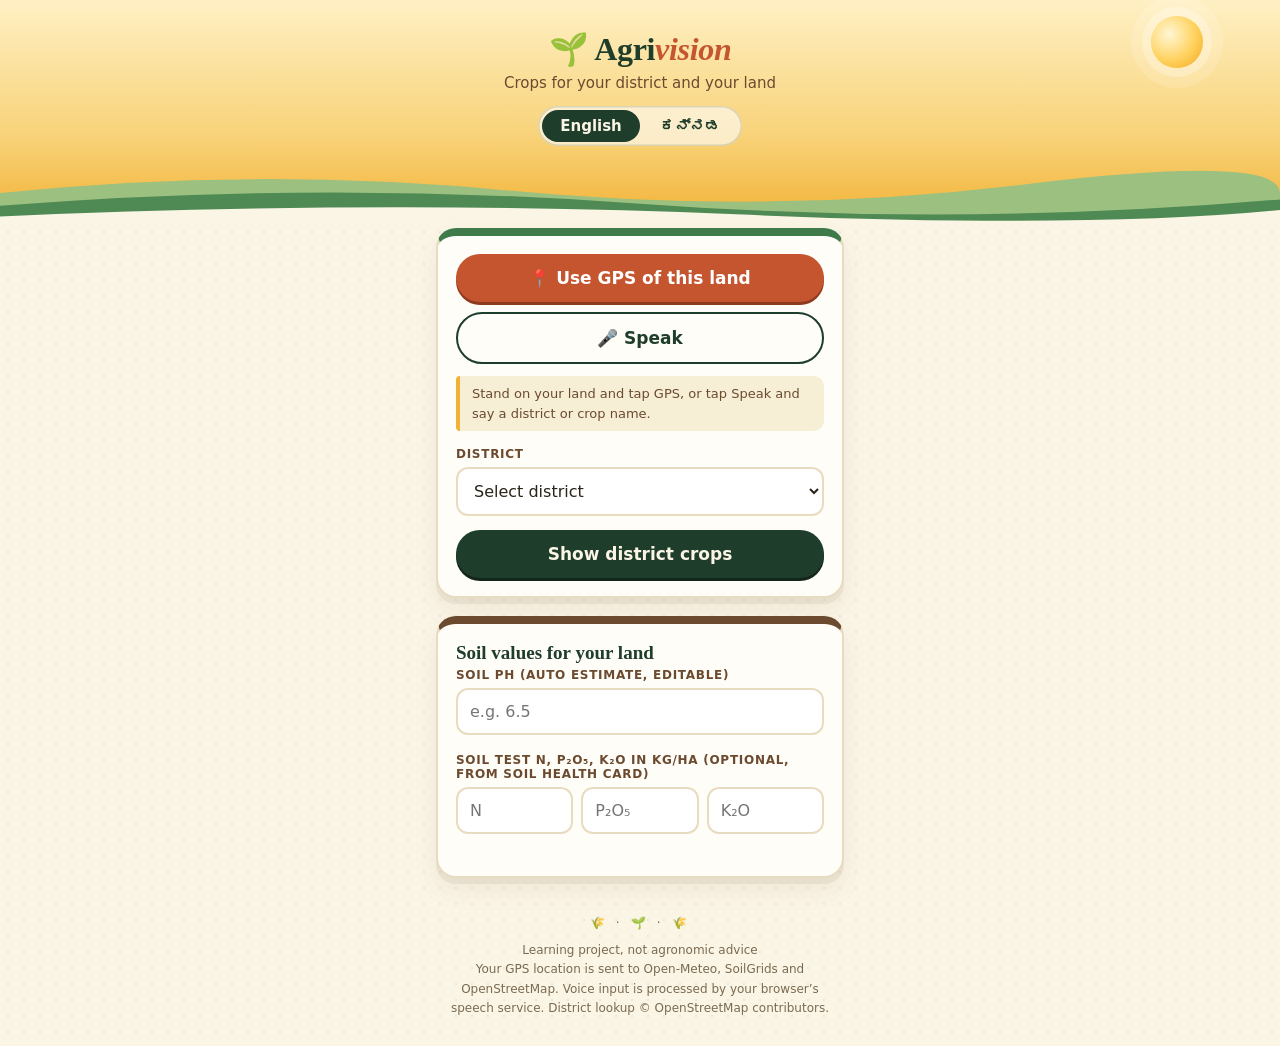
<file: index.html>
<!DOCTYPE html>
<html lang="en"><head><meta charset="utf-8">
<meta name="viewport" content="width=device-width,initial-scale=1">
<title>Agrivision</title>
<style>
:root{--forest:#1f3d2b;--leaf:#3f7a4a;--sun:#f2b134;--clay:#c4552f;--cream:#fbf5e6;--paper:#fffdf7;--ink:#2a2418;--soil:#6b4a2f;--line:#e8dcc0}
*{box-sizing:border-box}
body{margin:0;font-family:system-ui,-apple-system,'Segoe UI','Noto Sans Kannada',Roboto,sans-serif;background-color:var(--cream);background-image:radial-gradient(rgba(107,74,47,.09) 1px,transparent 1.3px);background-size:16px 16px;color:var(--ink)}
header{position:relative;overflow:hidden;text-align:center;padding:30px 16px 78px;background:linear-gradient(180deg,#fff0c4 0%,#f8d37a 60%,#f2b134 100%)}
header::before{content:"";position:absolute;top:16px;right:6%;width:52px;height:52px;border-radius:50%;background:radial-gradient(circle at 35% 35%,#fff6d6,#ffd25e 55%,#f2a51a);box-shadow:0 0 0 9px rgba(255,255,255,.25),0 0 0 20px rgba(255,255,255,.14);animation:glow 4s ease-in-out infinite}
header h1,header p,.lang{position:relative}
header h1{margin:0;font-family:Georgia,'Noto Serif Kannada',serif;font-size:32px;letter-spacing:-.01em;color:var(--forest)}
header h1 span{color:var(--clay);font-style:italic}
header p{margin:6px 0 14px;color:var(--soil);font-size:15px}
.lang{display:inline-flex;gap:2px;padding:4px;background:rgba(255,255,255,.6);border-radius:999px;box-shadow:inset 0 0 0 1.5px rgba(31,61,43,.15)}
.lang button{width:auto;padding:7px 18px;font-size:15px;background:transparent;color:var(--forest);border-radius:999px;box-shadow:none;font-weight:600}
.lang button:active{transform:none}
.lang button.on{background:var(--forest);color:var(--cream)}
.hills{position:absolute;left:0;bottom:-1px;width:100%;height:64px;display:block}
main{max-width:440px;margin:-14px auto 30px;padding:0 16px;position:relative}
.card{position:relative;background:var(--paper);border:2px solid var(--line);border-top:8px solid var(--leaf);border-radius:20px;padding:18px;margin-top:18px;box-shadow:0 6px 0 rgba(107,74,47,.08),0 12px 24px rgba(107,74,47,.08);animation:rise .45s ease both}
main .card:nth-child(2){border-top-color:var(--soil)}
#out{border-top-color:var(--sun)}
#land{border-top:0;padding-top:32px}
#land::before{content:"";position:absolute;left:-2px;right:-2px;top:-2px;height:14px;border-radius:20px 20px 0 0;background:linear-gradient(90deg,#5a3d26 0 25%,#7d5738 25% 50%,#a07448 50% 75%,#c9a06a 75%)}
label{display:block;font-size:12px;font-weight:700;letter-spacing:.06em;text-transform:uppercase;color:var(--soil);margin-top:4px}
#soilTitle{font-family:Georgia,'Noto Serif Kannada',serif;font-size:19px;color:var(--forest)}
select,input{width:100%;padding:12px;margin:6px 0 14px;border:2px solid var(--line);border-radius:12px;font-size:16px;font-family:inherit;background:#fff;color:var(--ink)}
select:focus,input:focus{outline:0;border-color:var(--leaf);box-shadow:0 0 0 4px rgba(63,122,74,.18)}
button{width:100%;padding:14px;background:var(--forest);color:var(--cream);border:0;border-radius:999px;font-size:17px;font-weight:600;font-family:inherit;box-shadow:0 3px 0 #12261a;transition:transform .08s,box-shadow .08s}
button:active{transform:translateY(2px);box-shadow:0 1px 0 #12261a}
button.loc{background:var(--paper);color:var(--forest);border:2px solid var(--forest);box-shadow:none;margin-bottom:10px}
#locBtn{background:var(--clay);color:#fff;border:0;box-shadow:0 3px 0 #8e3a1d;animation:ring 2.6s infinite}
button.sm{width:auto;padding:6px 16px;font-size:14px;margin-top:8px;background:var(--paper);color:var(--forest);border:2px solid var(--forest);box-shadow:none}
.row{display:flex;gap:8px;margin-bottom:10px}
.row button{flex:1;padding:9px;font-size:15px;box-shadow:none;background:var(--paper);color:var(--forest);border:2px solid var(--forest)}
.row input{flex:1;min-width:0}
#msg{font-size:13px;line-height:1.5;color:var(--soil);background:#f6efd6;border-left:4px solid var(--sun);border-radius:4px 10px 10px 4px;padding:8px 12px;margin:2px 0 16px}
#msg:empty{display:none}
.alt{margin-top:10px;color:var(--ink);line-height:1.6}
.alt small,.info small{color:#7a6a50;line-height:1.5}
details{border:1.5px dashed #cdbd95;border-radius:14px;padding:0 14px;margin:10px 0;background:#fffaf0;transition:background .2s}
details[open]{border-style:solid;border-color:var(--leaf);background:#f4f9ee}
summary{list-style:none;cursor:pointer;display:flex;align-items:center;gap:6px;padding:13px 0;font-family:Georgia,'Noto Serif Kannada',serif;font-size:17px;font-weight:700;color:var(--forest)}
summary::-webkit-details-marker{display:none}
summary::after{content:"›";margin-left:auto;font-size:24px;line-height:1;color:var(--clay);transition:transform .2s}
details[open] summary::after{transform:rotate(90deg)}
.info{font-size:14px;line-height:1.9;color:#3a3220;padding:0 0 12px 2px}
.info b{color:var(--leaf)}
footer{text-align:center;font-size:12px;line-height:1.6;color:#7a6a50;padding:6px 20px 28px;max-width:440px;margin:0 auto}
footer::before{content:"🌾 · 🌱 · 🌾";display:block;letter-spacing:.3em;margin-bottom:8px}
@keyframes rise{from{opacity:0;transform:translateY(10px)}to{opacity:1;transform:none}}
@keyframes ring{0%{box-shadow:0 3px 0 #8e3a1d,0 0 0 0 rgba(196,85,47,.5)}70%{box-shadow:0 3px 0 #8e3a1d,0 0 0 14px rgba(196,85,47,0)}100%{box-shadow:0 3px 0 #8e3a1d,0 0 0 0 rgba(196,85,47,0)}}
@keyframes glow{50%{transform:scale(1.07)}}
@media (prefers-reduced-motion:reduce){*{animation:none!important;transition:none!important}}
</style></head><body>
<header>
<h1>🌱 Agri<span>vision</span></h1>
<p id="sub"></p>
<div class="lang">
<button id="b-en" onclick="setLang('en')">English</button>
<button id="b-kn" onclick="setLang('kn')">ಕನ್ನಡ</button>
</div>
<svg class="hills" viewBox="0 0 400 60" preserveAspectRatio="none" aria-hidden="true">
<path d="M0 30 Q80 5 160 28 T320 22 T400 30 V60 H0Z" fill="#9bc07f"/>
<path d="M0 42 Q100 18 200 40 T400 36 V60 H0Z" fill="#4f8a55"/>
<path d="M0 52 Q120 36 230 50 T400 46 V60 H0Z" fill="#fbf5e6"/>
</svg>
</header>
<main>
<div class="card">
<button class="loc" id="locBtn" onclick="loc()"></button>
<button class="loc" id="micBtn" onclick="listen()"></button>
<div id="msg"></div>
<label id="distLabel"></label>
<select id="district" onchange="show()"></select>
<button id="showBtn" onclick="show()"></button>
</div>
<div class="card">
<b id="soilTitle"></b><br>
<label id="phLabel"></label>
<input id="ph" type="number" step="0.1" placeholder="e.g. 6.5" oninput="renderLand()">
<label id="npkLabel"></label>
<div class="row">
<input id="N" type="number" placeholder="N" oninput="renderLand()">
<input id="P" type="number" placeholder="P₂O₅" oninput="renderLand()">
<input id="K" type="number" placeholder="K₂O" oninput="renderLand()">
</div>
</div>
<div class="card" id="land" style="display:none"></div>
<div class="card" id="out" style="display:none"></div>
</main>
<footer id="foot"></footer>
<script>
const $=id=>document.getElementById(id);
const E={rice:'🌾',maize:'🌽',chickpea:'🫛','pigeon pea':'🫛','green gram':'🫛',pomegranate:'🍎',banana:'🍌',mango:'🥭',grapes:'🍇',orange:'🍊',coconut:'🥥',cotton:'☁️',coffee:'☕'};

// Page text in both languages
const T={
en:{
sub:'Crops for your district and your land',
locBtn:'📍 Use GPS of this land',
micBtn:'🎤 Speak',
distLabel:'District',
pick:'Select district',
showBtn:'Show district crops',
foot:'Learning project, not agronomic advice<br>Your GPS location is sent to Open-Meteo, SoilGrids and OpenStreetMap. Voice input is processed by your browser’s speech service. District lookup © OpenStreetMap contributors.',
intro:'Stand on your land and tap GPS, or tap Speak and say a district or crop name.',
noGeo:'Location is not supported on this device.',
gathering:'Getting weather, soil and district for this spot…',
gpsDone:'Land report is ready. Please check the district and pH.',
weatherFail:'Could not get weather. Check your internet and try again.',
soilFail:'Weather is ready, but soil data was not available here. Please type the pH yourself.',
notKa:'You do not seem to be in Karnataka. Please choose a district.',
noMatch:'Could not match your district. Please choose it.',
found:'Found: ',
check:'. Please check it.',
fail:'Could not find your district. Please choose it.',
blocked:'Location blocked or unavailable. Allow location access and try again.',
choose:'Please select a district.',
title:a=>'Crops grown in '+a+' district',
checked:'Checked against online sources; list order is not an official ranking.',
unver:'Unverified starter list.',
tap:'Tap a crop to see what it needs.',
season:'Season',
temp:'Temperature',
hum:'Humidity',
rain:'Yearly rainfall',
npk:'Fertilizer N : P : K',
varies:'Varies',
noInfo:'Other values vary by crop, no single value.',
infoNote:'Approximate typical values and seasons, not verified for each district. Sowing time changes with irrigation and local weather. NPK is a usual fertilizer dose, not a soil level. Do a soil test before applying fertilizer.',
listenBtn:'🔊 Read aloud',
stopBtn:'⏹ Stop',
listening:'Listening… say a district or crop name.',
heard:'Heard: ',
noMatchVoice:'Sorry, I did not catch a district or crop name. Try saying “Hassan” or “rice”.',
noSpeech:'Voice input is not supported in this browser. Try Chrome.',
noTts:'Reading aloud is not supported on this device.',
micDenied:'Microphone blocked. Allow microphone access and try again.',
noVoiceHint:'',
soilTitle:'Soil values for your land',
phLabel:'Soil pH (auto estimate, editable)',
npkLabel:'Soil test N, P₂O₅, K₂O in kg/ha (optional, from Soil Health Card)',
landTitle:'Your land report',
landPlace:'Place',
acc:a=>'GPS accuracy about '+a+' m',
accWeak:'Accuracy is low. Stand in the open and tap GPS again.',
nowLbl:'Now',
tAvgLbl:'Average temperature (last 12 months)',
hAvgLbl:'Average humidity (last 12 months)',
rainLbl:'Rainfall (last 12 months)',
phLbl:'Soil pH',
nTotLbl:'Total nitrogen (satellite estimate)',
nTotNote:'This is total nitrogen, not the available nitrogen in a soil test.',
nN:'Nitrogen (N)',
nP:'Phosphorus (P₂O₅)',
nK:'Potassium (K₂O)',
low:'Low',
med:'Medium',
high:'High',
npkNote:'Satellites cannot give available N, P and K for one field. Only a soil test can. Levels use common Indian soil test ratings. Ask the agriculture department for a Soil Health Card.',
npkEnter:'Type N, P₂O₅ and K₂O from a soil test to see their levels.',
recTitle:'Crops that suit this land',
recNote:'Compared with approximate crop needs. Irrigation can make up for low rainfall. Not verified for each district. Please confirm with the agriculture department.',
grownHere:'grown in this district',
within:'within',
below:'below',
above:'above'
},
kn:{
sub:'ನಿಮ್ಮ ಜಿಲ್ಲೆ ಮತ್ತು ಜಮೀನಿಗೆ ಬೆಳೆಗಳು',
locBtn:'📍 ಈ ಜಮೀನಿನ GPS ಬಳಸಿ',
micBtn:'🎤 ಮಾತನಾಡಿ',
distLabel:'ಜಿಲ್ಲೆ',
pick:'ಜಿಲ್ಲೆ ಆಯ್ಕೆಮಾಡಿ',
showBtn:'ಜಿಲ್ಲೆಯ ಬೆಳೆಗಳನ್ನು ತೋರಿಸಿ',
foot:'ಇದು ಕಲಿಕೆಯ ಯೋಜನೆ, ಕೃಷಿ ಸಲಹೆಯಲ್ಲ<br>ನಿಮ್ಮ GPS ಸ್ಥಳವನ್ನು Open-Meteo, SoilGrids ಮತ್ತು OpenStreetMap ಗೆ ಕಳುಹಿಸಲಾಗುತ್ತದೆ. ಧ್ವನಿ ಇನ್‌ಪುಟ್ ಅನ್ನು ನಿಮ್ಮ ಬ್ರೌಸರ್‌ನ ಸ್ಪೀಚ್ ಸೇವೆ ಸಂಸ್ಕರಿಸುತ್ತದೆ. ಜಿಲ್ಲೆ ಹುಡುಕಾಟ © OpenStreetMap ಕೊಡುಗೆದಾರರು.',
intro:'ಜಮೀನಿನಲ್ಲಿ ನಿಂತು GPS ಒತ್ತಿ, ಅಥವಾ “ಮಾತನಾಡಿ” ಒತ್ತಿ ಜಿಲ್ಲೆ ಅಥವಾ ಬೆಳೆಯ ಹೆಸರು ಹೇಳಿ.',
noGeo:'ಈ ಸಾಧನದಲ್ಲಿ ಸ್ಥಳ ಸೌಲಭ್ಯ ಲಭ್ಯವಿಲ್ಲ.',
gathering:'ಈ ಸ್ಥಳದ ಹವಾಮಾನ, ಮಣ್ಣು ಮತ್ತು ಜಿಲ್ಲೆಯನ್ನು ಹುಡುಕಲಾಗುತ್ತಿದೆ…',
gpsDone:'ಜಮೀನಿನ ವರದಿ ಸಿದ್ಧವಾಗಿದೆ. ಜಿಲ್ಲೆ ಮತ್ತು pH ಪರಿಶೀಲಿಸಿ.',
weatherFail:'ಹವಾಮಾನ ಸಿಗಲಿಲ್ಲ. ಇಂಟರ್ನೆಟ್ ಪರಿಶೀಲಿಸಿ ಮತ್ತೆ ಪ್ರಯತ್ನಿಸಿ.',
soilFail:'ಹವಾಮಾನ ಸಿಕ್ಕಿದೆ, ಆದರೆ ಇಲ್ಲಿನ ಮಣ್ಣಿನ ಮಾಹಿತಿ ಸಿಗಲಿಲ್ಲ. pH ಅನ್ನು ನೀವೇ ಬರೆಯಿರಿ.',
notKa:'ನೀವು ಕರ್ನಾಟಕದಲ್ಲಿ ಇದ್ದಂತೆ ಕಾಣುತ್ತಿಲ್ಲ. ದಯವಿಟ್ಟು ಜಿಲ್ಲೆಯನ್ನು ಆರಿಸಿ.',
noMatch:'ನಿಮ್ಮ ಜಿಲ್ಲೆಯನ್ನು ಹೊಂದಿಸಲು ಆಗಲಿಲ್ಲ. ದಯವಿಟ್ಟು ಆರಿಸಿ.',
found:'ಸಿಕ್ಕಿದ ಜಿಲ್ಲೆ: ',
check:'. ದಯವಿಟ್ಟು ಪರಿಶೀಲಿಸಿ.',
fail:'ನಿಮ್ಮ ಜಿಲ್ಲೆಯನ್ನು ಹುಡುಕಲು ಆಗಲಿಲ್ಲ. ದಯವಿಟ್ಟು ಆರಿಸಿ.',
blocked:'ಸ್ಥಳಕ್ಕೆ ಅನುಮತಿ ಇಲ್ಲ ಅಥವಾ ಲಭ್ಯವಿಲ್ಲ. ಅನುಮತಿ ನೀಡಿ ಮತ್ತೆ ಪ್ರಯತ್ನಿಸಿ.',
choose:'ದಯವಿಟ್ಟು ಜಿಲ್ಲೆಯನ್ನು ಆರಿಸಿ.',
title:a=>a+' ಜಿಲ್ಲೆಯಲ್ಲಿ ಬೆಳೆಯುವ ಬೆಳೆಗಳು',
checked:'ಆನ್‌ಲೈನ್ ಮೂಲಗಳಿಂದ ಪರಿಶೀಲಿಸಲಾಗಿದೆ; ಪಟ್ಟಿಯ ಕ್ರಮ ಅಧಿಕೃತ ಶ್ರೇಣಿಯಲ್ಲ.',
unver:'ಪರಿಶೀಲಿಸದ ಆರಂಭಿಕ ಪಟ್ಟಿ.',
tap:'ಬೆಳೆಯ ಅಗತ್ಯಗಳನ್ನು ನೋಡಲು ಅದರ ಮೇಲೆ ಒತ್ತಿ.',
season:'ಋತು',
temp:'ತಾಪಮಾನ',
hum:'ಆರ್ದ್ರತೆ',
rain:'ವಾರ್ಷಿಕ ಮಳೆ',
npk:'ರಸಗೊಬ್ಬರ N : P : K',
varies:'ಬದಲಾಗುತ್ತದೆ',
noInfo:'ಉಳಿದ ಮೌಲ್ಯಗಳು ಬೆಳೆಗೆ ಅನುಗುಣವಾಗಿ ಬದಲಾಗುತ್ತವೆ, ಒಂದೇ ಮೌಲ್ಯ ಇಲ್ಲ.',
infoNote:'ಇವು ಅಂದಾಜು ಸಾಮಾನ್ಯ ಮೌಲ್ಯಗಳು ಮತ್ತು ಋತುಗಳು, ಜಿಲ್ಲೆವಾರು ಪರಿಶೀಲಿಸಿಲ್ಲ. ಬಿತ್ತನೆ ಸಮಯ ನೀರಾವರಿ ಮತ್ತು ಸ್ಥಳೀಯ ಹವಾಮಾನದ ಮೇಲೆ ಬದಲಾಗುತ್ತದೆ. NPK ಎಂದರೆ ಸಾಮಾನ್ಯ ಗೊಬ್ಬರದ ಪ್ರಮಾಣ, ಮಣ್ಣಿನ ಮಟ್ಟ ಅಲ್ಲ. ಗೊಬ್ಬರ ಹಾಕುವ ಮುನ್ನ ಮಣ್ಣಿನ ಪರೀಕ್ಷೆ ಮಾಡಿಸಿ.',
listenBtn:'🔊 ಓದಿ ಹೇಳಿ',
stopBtn:'⏹ ನಿಲ್ಲಿಸಿ',
listening:'ಕೇಳುತ್ತಿದೆ… ಜಿಲ್ಲೆ ಅಥವಾ ಬೆಳೆಯ ಹೆಸರು ಹೇಳಿ.',
heard:'ಕೇಳಿಸಿದ್ದು: ',
noMatchVoice:'ಕ್ಷಮಿಸಿ, ಜಿಲ್ಲೆ ಅಥವಾ ಬೆಳೆಯ ಹೆಸರು ಅರ್ಥವಾಗಲಿಲ್ಲ. “ಹಾಸನ” ಅಥವಾ “ಭತ್ತ” ಎಂದು ಹೇಳಿ ನೋಡಿ.',
noSpeech:'ಈ ಬ್ರೌಸರ್‌ನಲ್ಲಿ ಧ್ವನಿ ಇನ್‌ಪುಟ್ ಬೆಂಬಲಿಸುವುದಿಲ್ಲ. Chrome ಬಳಸಿ.',
noTts:'ಈ ಸಾಧನದಲ್ಲಿ ಧ್ವನಿಯಲ್ಲಿ ಓದುವ ಸೌಲಭ್ಯ ಇಲ್ಲ.',
micDenied:'ಮೈಕ್ರೋಫೋನ್ ಅನುಮತಿ ಇಲ್ಲ. ಅನುಮತಿ ನೀಡಿ ಮತ್ತೆ ಪ್ರಯತ್ನಿಸಿ.',
noVoiceHint:'ಧ್ವನಿ ಕೇಳಿಸದಿದ್ದರೆ, ಫೋನ್ ಸೆಟ್ಟಿಂಗ್ಸ್‌ನ ಟೆಕ್ಸ್ಟ್-ಟು-ಸ್ಪೀಚ್‌ನಲ್ಲಿ ಕನ್ನಡ ಧ್ವನಿ ಇನ್‌ಸ್ಟಾಲ್ ಮಾಡಿ.',
soilTitle:'ನಿಮ್ಮ ಜಮೀನಿನ ಮಣ್ಣಿನ ಮೌಲ್ಯಗಳು',
phLabel:'ಮಣ್ಣಿನ pH (ಸ್ವಯಂ ಅಂದಾಜು, ಬದಲಾಯಿಸಬಹುದು)',
npkLabel:'ಮಣ್ಣಿನ ಪರೀಕ್ಷೆಯ N, P₂O₅, K₂O ಕೆಜಿ/ಹೆಕ್ಟೇರ್ (ಐಚ್ಛಿಕ, ಮಣ್ಣು ಆರೋಗ್ಯ ಕಾರ್ಡ್‌ನಿಂದ)',
landTitle:'ನಿಮ್ಮ ಜಮೀನಿನ ವರದಿ',
landPlace:'ಸ್ಥಳ',
acc:a=>'GPS ನಿಖರತೆ ಸುಮಾರು '+a+' ಮೀ',
accWeak:'ನಿಖರತೆ ಕಡಿಮೆ ಇದೆ. ತೆರೆದ ಜಾಗದಲ್ಲಿ ನಿಂತು ಮತ್ತೆ GPS ಒತ್ತಿ.',
nowLbl:'ಈಗ',
tAvgLbl:'ಸರಾಸರಿ ತಾಪಮಾನ (ಕಳೆದ 12 ತಿಂಗಳು)',
hAvgLbl:'ಸರಾಸರಿ ಆರ್ದ್ರತೆ (ಕಳೆದ 12 ತಿಂಗಳು)',
rainLbl:'ಮಳೆ (ಕಳೆದ 12 ತಿಂಗಳು)',
phLbl:'ಮಣ್ಣಿನ pH',
nTotLbl:'ಒಟ್ಟು ಸಾರಜನಕ (ಉಪಗ್ರಹ ಅಂದಾಜು)',
nTotNote:'ಇದು ಒಟ್ಟು ಸಾರಜನಕ, ಮಣ್ಣಿನ ಪರೀಕ್ಷೆಯ ಲಭ್ಯ ಸಾರಜನಕ ಅಲ್ಲ.',
nN:'ಸಾರಜನಕ (N)',
nP:'ರಂಜಕ (P₂O₅)',
nK:'ಪೊಟ್ಯಾಶ್ (K₂O)',
low:'ಕಡಿಮೆ',
med:'ಮಧ್ಯಮ',
high:'ಹೆಚ್ಚು',
npkNote:'ಉಪಗ್ರಹದಿಂದ ಒಂದು ಹೊಲದ ಲಭ್ಯ N, P, K ತಿಳಿಯಲು ಆಗುವುದಿಲ್ಲ. ಮಣ್ಣಿನ ಪರೀಕ್ಷೆಯಿಂದ ಮಾತ್ರ ಸಾಧ್ಯ. ಮಟ್ಟಗಳು ಭಾರತದಲ್ಲಿ ಸಾಮಾನ್ಯವಾಗಿ ಬಳಸುವ ಮಣ್ಣು ಪರೀಕ್ಷೆ ಶ್ರೇಣಿಗಳ ಆಧಾರದ ಮೇಲೆ ಇವೆ. ಕೃಷಿ ಇಲಾಖೆಯಿಂದ ಮಣ್ಣು ಆರೋಗ್ಯ ಕಾರ್ಡ್ ಪಡೆಯಿರಿ.',
npkEnter:'ಮಟ್ಟ ನೋಡಲು ಮಣ್ಣಿನ ಪರೀಕ್ಷೆಯ N, P₂O₅, K₂O ಬರೆಯಿರಿ.',
recTitle:'ಈ ಜಮೀನಿಗೆ ಸೂಕ್ತ ಬೆಳೆಗಳು',
recNote:'ಅಂದಾಜು ಬೆಳೆ ಅಗತ್ಯಗಳೊಂದಿಗೆ ಹೋಲಿಸಲಾಗಿದೆ. ನೀರಾವರಿಯಿಂದ ಕಡಿಮೆ ಮಳೆಯನ್ನು ಸರಿದೂಗಿಸಬಹುದು. ಜಿಲ್ಲೆವಾರು ಪರಿಶೀಲಿಸಿಲ್ಲ. ಕೃಷಿ ಇಲಾಖೆಯಲ್ಲಿ ಖಚಿತಪಡಿಸಿಕೊಳ್ಳಿ.',
grownHere:'ಈ ಜಿಲ್ಲೆಯಲ್ಲಿ ಬೆಳೆಯುತ್ತಾರೆ',
within:'ಒಳಗೆ',
below:'ಕಡಿಮೆ',
above:'ಹೆಚ್ಚು'
}};

// Words used only when reading aloud
const SP={
en:{
temp:(a,b)=>a+' to '+b+' degrees Celsius',
hum:(a,b)=>a+' to '+b+' percent',
rain:(a,b)=>a+' to '+b+' millimetres',
ph:(a,b)=>a+' to '+b,
phWord:'pH',fert:'Fertilizer',n:'nitrogen',p:'phosphorus',k:'potassium',
units:{kgha:'kilograms per hectare',kgpalm:'kilograms per palm per year',gpalm:'grams per palm per year',gtree:'grams per tree per year',gvine:'grams per vine per year',gplant:'grams per plant'}
},
kn:{
temp:(a,b)=>a+' ರಿಂದ '+b+' ಡಿಗ್ರಿ ಸೆಲ್ಸಿಯಸ್',
hum:(a,b)=>'ಶೇಕಡಾ '+a+' ರಿಂದ '+b,
rain:(a,b)=>a+' ರಿಂದ '+b+' ಮಿಲಿಮೀಟರ್',
ph:(a,b)=>a+' ರಿಂದ '+b,
phWord:'ಪಿಎಚ್',fert:'ರಸಗೊಬ್ಬರ',n:'ಸಾರಜನಕ',p:'ರಂಜಕ',k:'ಪೊಟ್ಯಾಶ್',
units:{kgha:'ಕಿಲೋಗ್ರಾಂ ಪ್ರತಿ ಹೆಕ್ಟೇರ್',kgpalm:'ಕಿಲೋಗ್ರಾಂ ಪ್ರತಿ ಮರಕ್ಕೆ ವರ್ಷಕ್ಕೆ',gpalm:'ಗ್ರಾಂ ಪ್ರತಿ ಮರಕ್ಕೆ ವರ್ಷಕ್ಕೆ',gtree:'ಗ್ರಾಂ ಪ್ರತಿ ಮರಕ್ಕೆ ವರ್ಷಕ್ಕೆ',gvine:'ಗ್ರಾಂ ಪ್ರತಿ ಬಳ್ಳಿಗೆ ವರ್ಷಕ್ಕೆ',gplant:'ಗ್ರಾಂ ಪ್ರತಿ ಗಿಡಕ್ಕೆ'}
}};

// Seasons: K = Kharif, R = Rabi, S = Summer, Y = year-round / perennial
const SEASON_NAMES={
en:{K:'Kharif (Jun–Oct)',R:'Rabi (Oct–Feb)',S:'Summer (Mar–Jun)',Y:'Year-round / perennial'},
kn:{K:'ಮುಂಗಾರು (ಜೂನ್–ಅಕ್ಟೋಬರ್)',R:'ಹಿಂಗಾರು (ಅಕ್ಟೋಬರ್–ಫೆಬ್ರವರಿ)',S:'ಬೇಸಿಗೆ (ಮಾರ್ಚ್–ಜೂನ್)',Y:'ವರ್ಷಪೂರ್ತಿ / ಬಹುವಾರ್ಷಿಕ'}
};
// Approximate, not verified for each district
const SEASONS={
'jowar':'KR','maize':'KRS','wheat':'R','sugarcane':'Y','pigeon pea':'K','chickpea':'R',
'rice':'KRS','cotton':'K','chilli':'KR','soybean':'K','ragi':'KRS','grapes':'Y',
'vegetables':'Y','mulberry':'Y','mango':'Y','coconut':'Y','banana':'Y','turmeric':'K',
'coffee':'Y','arecanut':'Y','black pepper':'Y','tea':'Y','cardamom':'Y','groundnut':'KRS',
'onion':'KR','cashew':'Y','rubber':'Y','green gram':'KRS','sunflower':'KRS',
'potato':'KR','orange':'Y','tomato':'Y','pearl millet':'KS','pomegranate':'Y',
'tobacco':'KR','ginger':'K'
};

const UNITS={
en:{kgha:'kg/ha',kgpalm:'kg/palm/year',gpalm:'g/palm/year',gtree:'g/tree/year',gvine:'g/vine/year',gplant:'g/plant'},
kn:{kgha:'ಕೆಜಿ/ಹೆಕ್ಟೇರ್',kgpalm:'ಕೆಜಿ/ಮರ/ವರ್ಷ',gpalm:'ಗ್ರಾಂ/ಮರ/ವರ್ಷ',gtree:'ಗ್ರಾಂ/ಮರ/ವರ್ಷ',gvine:'ಗ್ರಾಂ/ಬಳ್ಳಿ/ವರ್ಷ',gplant:'ಗ್ರಾಂ/ಗಿಡ'}
};

// Approximate typical values (not verified).
// [temp min, temp max, humidity min, humidity max, yearly rain min, yearly rain max, pH min, pH max, [N,P,K,unit] or null]
const INFO={
'jowar':[26,30,40,70,400,1000,6,8,[80,40,40,'kgha']],
'maize':[21,27,50,80,600,1100,5.8,7,[120,60,40,'kgha']],
'wheat':[15,25,50,70,450,650,6,7.5,[100,50,40,'kgha']],
'sugarcane':[21,27,70,80,1500,2500,6.5,7.5,[250,115,115,'kgha']],
'pigeon pea':[20,30,60,70,600,1000,5.5,7,[25,50,0,'kgha']],
'chickpea':[20,25,40,60,400,700,6,7.5,[25,50,25,'kgha']],
'rice':[22,32,80,90,1000,2000,5.5,6.5,[100,50,50,'kgha']],
'cotton':[21,30,50,80,600,1000,5.8,8,[100,50,50,'kgha']],
'chilli':[20,30,60,70,600,1200,6,7,[100,50,50,'kgha']],
'soybean':[20,30,60,80,600,1000,6,7,[30,60,40,'kgha']],
'ragi':[20,30,60,80,500,1000,5,7.5,[50,40,25,'kgha']],
'grapes':[15,35,50,70,500,900,6.5,7.5,null],
'mulberry':[24,28,65,80,800,1500,6.2,6.8,[300,120,120,'kgha']],
'mango':[24,30,50,70,750,1500,5.5,7.5,null],
'coconut':[25,30,80,90,1500,2500,5.5,7,[0.5,0.32,1.2,'kgpalm']],
'banana':[20,30,70,80,1200,2000,6,7.5,[200,60,200,'gplant']],
'turmeric':[20,30,70,90,1500,2000,5.5,7.5,[120,60,120,'kgha']],
'coffee':[15,30,70,90,1000,2500,6,6.5,[120,90,120,'kgha']],
'arecanut':[14,36,70,90,750,4500,4.5,7.6,[100,40,140,'gpalm']],
'black pepper':[23,32,70,90,1250,2000,5.5,6.5,[50,50,150,'gvine']],
'tea':[13,30,70,90,1250,3000,4.5,5.5,null],
'cardamom':[10,35,75,95,1500,4000,5,6.5,[75,75,150,'kgha']],
'groundnut':[25,30,50,70,500,1000,6,6.5,[25,50,25,'kgha']],
'onion':[13,25,60,70,650,750,6,7,[100,50,50,'kgha']],
'cashew':[24,30,60,80,1000,2000,5,6.5,[500,125,125,'gtree']],
'rubber':[25,30,80,90,2000,3000,4.5,6,null],
'green gram':[25,35,60,70,600,900,6.2,7.2,[20,40,0,'kgha']],
'sunflower':[20,25,50,70,500,750,6.5,8,[60,90,60,'kgha']],
'potato':[15,20,80,90,500,700,5,6.5,[150,100,100,'kgha']],
'orange':[15,30,50,70,1000,1500,5.5,7.5,null],
'tomato':[20,27,60,70,600,1000,6,7,[150,100,50,'kgha']],
'pearl millet':[25,35,40,60,400,750,6.5,7.5,[80,40,40,'kgha']],
'pomegranate':[25,35,40,60,500,800,5.5,7.5,[625,250,250,'gtree']],
'tobacco':[20,30,60,80,500,1000,5.5,6.5,null],
'ginger':[19,28,70,90,1500,3000,5.5,6.5,[75,50,50,'kgha']]
};

const CROPS_KN={
'jowar':'ಜೋಳ','maize':'ಮೆಕ್ಕೆಜೋಳ','wheat':'ಗೋಧಿ','sugarcane':'ಕಬ್ಬು','pigeon pea':'ತೊಗರಿ','chickpea':'ಕಡಲೆ',
'rice':'ಭತ್ತ','cotton':'ಹತ್ತಿ','chilli':'ಮೆಣಸಿನಕಾಯಿ','soybean':'ಸೋಯಾಬೀನ್','ragi':'ರಾಗಿ','grapes':'ದ್ರಾಕ್ಷಿ',
'vegetables':'ತರಕಾರಿಗಳು','mulberry':'ಹಿಪ್ಪುನೇರಳೆ','mango':'ಮಾವು','coconut':'ತೆಂಗು','banana':'ಬಾಳೆ','turmeric':'ಅರಿಶಿನ',
'coffee':'ಕಾಫಿ','arecanut':'ಅಡಿಕೆ','black pepper':'ಕರಿಮೆಣಸು','tea':'ಚಹಾ','cardamom':'ಏಲಕ್ಕಿ','groundnut':'ಕಡಲೆಕಾಯಿ',
'onion':'ಈರುಳ್ಳಿ','cashew':'ಗೋಡಂಬಿ','rubber':'ರಬ್ಬರ್','green gram':'ಹೆಸರುಕಾಳು','sunflower':'ಸೂರ್ಯಕಾಂತಿ',
'potato':'ಆಲೂಗಡ್ಡೆ','orange':'ಕಿತ್ತಳೆ','tomato':'ಟೊಮೆಟೊ','pearl millet':'ಸಜ್ಜೆ','pomegranate':'ದಾಳಿಂಬೆ',
'tobacco':'ತಂಬಾಕು','ginger':'ಶುಂಠಿ'
};

const DISTRICTS_KN={
'Bagalkote':'ಬಾಗಲಕೋಟೆ','Ballari':'ಬಳ್ಳಾರಿ','Belagavi':'ಬೆಳಗಾವಿ','Bengaluru North':'ಬೆಂಗಳೂರು ಉತ್ತರ',
'Bengaluru South':'ಬೆಂಗಳೂರು ದಕ್ಷಿಣ','Bengaluru Urban':'ಬೆಂಗಳೂರು ನಗರ','Bidar':'ಬೀದರ್','Chamarajanagar':'ಚಾಮರಾಜನಗರ',
'Chikkaballapura':'ಚಿಕ್ಕಬಳ್ಳಾಪುರ','Chikkamagaluru':'ಚಿಕ್ಕಮಗಳೂರು','Chitradurga':'ಚಿತ್ರದುರ್ಗ','Dakshina Kannada':'ದಕ್ಷಿಣ ಕನ್ನಡ',
'Davanagere':'ದಾವಣಗೆರೆ','Dharwad':'ಧಾರವಾಡ','Gadag':'ಗದಗ','Hassan':'ಹಾಸನ','Haveri':'ಹಾವೇರಿ','Kalaburagi':'ಕಲಬುರಗಿ',
'Kodagu':'ಕೊಡಗು','Kolar':'ಕೋಲಾರ','Koppal':'ಕೊಪ್ಪಳ','Mandya':'ಮಂಡ್ಯ','Mysuru':'ಮೈಸೂರು','Raichur':'ರಾಯಚೂರು',
'Shivamogga':'ಶಿವಮೊಗ್ಗ','Tumakuru':'ತುಮಕೂರು','Udupi':'ಉಡುಪಿ','Uttara Kannada':'ಉತ್ತರ ಕನ್ನಡ',
'Vijayanagara':'ವಿಜಯನಗರ','Vijayapura':'ವಿಜಯಪುರ','Yadgir':'ಯಾದಗಿರಿ'
};

// Not official rankings. Only Hassan and Chikkamagaluru were checked against sources.
const DISTRICTS={
'Bagalkote':'jowar,maize,wheat,sugarcane,pigeon pea,chickpea',
'Ballari':'rice,cotton,jowar,maize,chilli',
'Belagavi':'sugarcane,maize,jowar,soybean,rice',
'Bengaluru North':'ragi,maize,grapes,vegetables,mulberry',
'Bengaluru South':'ragi,mulberry,mango,coconut,banana',
'Bengaluru Urban':'ragi,vegetables,mango,grapes',
'Bidar':'soybean,pigeon pea,chickpea,jowar,sugarcane',
'Chamarajanagar':'maize,sugarcane,turmeric,banana,ragi',
'Chikkaballapura':'ragi,maize,grapes,mulberry,vegetables',
'Chikkamagaluru':'coffee,arecanut,black pepper,rice,coconut,cardamom,tea',
'Chitradurga':'maize,groundnut,ragi,onion,coconut,arecanut',
'Dakshina Kannada':'arecanut,coconut,rice,black pepper,cashew,rubber',
'Davanagere':'maize,rice,arecanut,cotton',
'Dharwad':'cotton,maize,soybean,wheat,chilli,chickpea',
'Gadag':'maize,green gram,onion,sunflower,chickpea,jowar',
'Hassan':'ragi,coconut,potato,rice,sugarcane,maize,coffee,black pepper',
'Haveri':'maize,cotton,rice,chilli,groundnut',
'Kalaburagi':'pigeon pea,jowar,chickpea,cotton,sugarcane',
'Kodagu':'coffee,black pepper,rice,cardamom,orange',
'Kolar':'ragi,tomato,mango,mulberry,vegetables',
'Koppal':'rice,maize,pearl millet,pomegranate,chickpea',
'Mandya':'sugarcane,rice,ragi,coconut,mulberry',
'Mysuru':'rice,ragi,sugarcane,tobacco,cotton,maize',
'Raichur':'rice,cotton,pigeon pea,jowar,chickpea',
'Shivamogga':'arecanut,rice,maize,black pepper,ginger',
'Tumakuru':'coconut,arecanut,ragi,groundnut,mango',
'Udupi':'rice,coconut,arecanut,cashew,black pepper',
'Uttara Kannada':'arecanut,rice,coconut,black pepper,banana',
'Vijayanagara':'maize,rice,jowar,cotton,sugarcane',
'Vijayapura':'jowar,pigeon pea,chickpea,grapes,sugarcane,pomegranate',
'Yadgir':'rice,cotton,pigeon pea,jowar,groundnut'
};
// Old or alternative spellings
const OTHER_NAMES={bagalkot:'Bagalkote',bellary:'Ballari',belgaum:'Belagavi',bangalore:'Bengaluru Urban','bangalore urban':'Bengaluru Urban',bengaluru:'Bengaluru Urban','bangalore rural':'Bengaluru North','bengaluru rural':'Bengaluru North',ramanagara:'Bengaluru South',ramanagaram:'Bengaluru South',chamrajanagar:'Chamarajanagar',chamarajanagara:'Chamarajanagar',chikkaballapur:'Chikkaballapura',chikballapur:'Chikkaballapura',chikmagalur:'Chikkamagaluru',davangere:'Davanagere',dharwada:'Dharwad',gadaga:'Gadag',gulbarga:'Kalaburagi',coorg:'Kodagu',koppala:'Koppal',mysore:'Mysuru',raichuru:'Raichur',shimoga:'Shivamogga',tumkur:'Tumakuru',bijapur:'Vijayapura',yadagiri:'Yadgir'};
// Extra spellings that speech recognition often produces
const VOICE_ALIASES={hasan:'Hassan',kalburgi:'Kalaburagi',chikmangalur:'Chikkamagaluru','dakshin kannada':'Dakshina Kannada','uttar kannada':'Uttara Kannada',banglore:'Bengaluru Urban',mangalore:'Dakshina Kannada',hubli:'Dharwad'};
const CHECKED=['Hassan','Chikkamagaluru'];

let lang='en';
try{lang=localStorage.getItem('lang')==='kn'?'kn':'en'}catch(e){}
let msgKey='intro',msgArg='',outOpen=false,view={k:'d'},LAND=null,REC=[];

const cap=s=>s.charAt(0).toUpperCase()+s.slice(1);
const t=k=>T[lang][k];
const cropName=c=>lang==='kn'?(CROPS_KN[c]||cap(c)):cap(c);
const distName=d=>lang==='kn'?(DISTRICTS_KN[d]||d):d;

function setMsg(k,arg){msgKey=k;msgArg=arg||'';renderMsg()}
function renderMsg(){
const m=$('msg');
if(msgKey==='found')m.textContent=t('found')+distName(msgArg)+t('check');
else if(msgKey==='heard')m.textContent=t('heard')+msgArg;
else m.textContent=t(msgKey);
}

function buildSelect(){
const s=$('district'),cur=s.value;
s.innerHTML='';
s.add(new Option(t('pick'),''));
Object.keys(DISTRICTS).forEach(d=>s.add(new Option(distName(d),d)));
s.value=cur;
}

function setLang(l){
stopSpeak();
lang=l;
try{localStorage.setItem('lang',l)}catch(e){}
document.documentElement.lang=l;
$('b-en').className=l==='en'?'on':'';
$('b-kn').className=l==='kn'?'on':'';
$('sub').textContent=t('sub');
$('locBtn').textContent=t('locBtn');
 $('micBtn').textContent=t('micBtn');
$('distLabel').textContent=t('distLabel');
$('showBtn').textContent=t('showBtn');
$('soilTitle').textContent=t('soilTitle');
$('phLabel').textContent=t('phLabel');
$('npkLabel').textContent=t('npkLabel');
$('foot').innerHTML=t('foot');
buildSelect();
renderMsg();
renderLand();
if(outOpen){if(view.k==='c')showCrop(view.c);else show()}
}

function matchDistrict(name){
const n=String(name||'').toLowerCase().replace(/\bdistrict\b/g,'').trim();
return OTHER_NAMES[n]||Object.keys(DISTRICTS).find(d=>d.toLowerCase()===n)||'';
}

function seasonLine(c){
const s=SEASONS[c];
if(!s)return '';
const names=s.split('').map(k=>SEASON_NAMES[lang][k]).join(', ');
return '📅 <b>'+t('season')+':</b> '+names+'<br>';
}

function infoHTML(c){
const btn='<br><button class="sm" onclick="speakCrop(\''+c+'\')">'+t('listenBtn')+'</button>';
const i=INFO[c];
if(!i)return '<div class="info">'+seasonLine(c)+t('noInfo')+btn+'</div>';
const n=i[8];
const npk=n?n[0]+' : '+n[1]+' : '+n[2]+' '+UNITS[lang][n[3]]:t('varies');
return '<div class="info">'+seasonLine(c)+
'🌡️ <b>'+t('temp')+':</b> '+i[0]+'–'+i[1]+' °C<br>'+
'💧 <b>'+t('hum')+':</b> '+i[2]+'–'+i[3]+' %<br>'+
'🌧️ <b>'+t('rain')+':</b> '+i[4]+'–'+i[5]+' mm<br>'+
'🧪 <b>pH:</b> '+i[6]+'–'+i[7]+'<br>'+
'🌱 <b>'+t('npk')+':</b> '+npk+btn+'</div>';
}

function show(){
const o=$('out'),d=$('district').value;
view={k:'d'};
o.style.display='block';outOpen=true;
if(!d){o.innerHTML=t('choose');return}
const list=DISTRICTS[d].split(',').map(c=>'<details><summary>'+(E[c]||'🌱')+' '+cropName(c)+'</summary>'+infoHTML(c)+'</details>');
const note=CHECKED.includes(d)?t('checked'):t('unver');
o.innerHTML='<div class="row"><button onclick="readList()">'+t('listenBtn')+'</button><button onclick="stopSpeak()">'+t('stopBtn')+'</button></div>'+
'<b>'+T[lang].title(distName(d))+'</b><div class="alt">'+list.join('')+'<small>'+t('tap')+'<br>'+note+'</small><br><small>'+t('infoNote')+'</small></div>';
}

function showCrop(c){
const o=$('out');
view={k:'c',c:c};
o.style.display='block';outOpen=true;
o.innerHTML='<div class="row"><button onclick="stopSpeak()">'+t('stopBtn')+'</button></div><b>'+(E[c]||'🌱')+' '+cropName(c)+'</b><div class="alt">'+infoHTML(c)+'<small>'+t('infoNote')+'</small></div>';
}

/* ---------- Land report from GPS ---------- */
const f1=(x,d)=>isNaN(x)?'—':x.toFixed(d);
function mark(x,lo,hi){return x<lo?'⚠️ '+t('below'):x>hi?'⚠️ '+t('above'):'✅ '+t('within')}
// Common Indian soil test ratings (kg/ha): [low below, high above]
const NPK_LV={N:[280,560],P:[23,57],K:[145,337]};
function level(k,v){
const r=NPK_LV[k];
return v<r[0]?t('low'):v<=r[1]?t('med'):t('high');
}

function renderLand(){
const o=$('land');
if(!LAND){o.style.display='none';REC=[];return}
o.style.display='block';
const L=LAND;
const ph=parseFloat($('ph').value);
let h='<b>'+t('landTitle')+'</b><div class="info">'+
'📍 <b>'+t('landPlace')+':</b> '+(L.place||'—')+'<br>'+
'🧭 '+L.la.toFixed(5)+', '+L.lo.toFixed(5)+' ('+T[lang].acc(L.acc)+')'+(L.acc>100?'<br>⚠️ '+t('accWeak'):'')+'<br>'+
'🌤️ <b>'+t('nowLbl')+':</b> '+f1(L.tNow,0)+' °C, '+f1(L.hNow,0)+' %<br>'+
'🌡️ <b>'+t('tAvgLbl')+':</b> '+f1(L.tAvg,1)+' °C<br>'+
'💧 <b>'+t('hAvgLbl')+':</b> '+f1(L.hAvg,0)+' %<br>'+
'🌧️ <b>'+t('rainLbl')+':</b> '+f1(L.rain,0)+' mm<br>'+
'🧪 <b>'+t('phLbl')+':</b> '+f1(ph,1)+'<br>'+
'🧬 <b>'+t('nTotLbl')+':</b> '+f1(L.nTot,2)+' g/kg<br><small>'+t('nTotNote')+'</small><br>';
const nv={N:parseFloat($('N').value),P:parseFloat($('P').value),K:parseFloat($('K').value)};
const names={N:t('nN'),P:t('nP'),K:t('nK')};
let any=false;
['N','P','K'].forEach(k=>{if(!isNaN(nv[k])){any=true;h+='🌱 <b>'+names[k]+':</b> '+nv[k]+' kg/ha → '+level(k,nv[k])+'<br>'}});
h+=any?'':'<small>'+t('npkEnter')+'</small><br>';
h+='<small>'+t('npkNote')+'</small></div>';

// Rank crops by how many of the four land factors fall in the crop's range
const rec=[];
for(const c in INFO){
const i=INFO[c];
const fs=[[L.tAvg,i[0],i[1],'🌡️',t('temp'),' °C'],[L.hAvg,i[2],i[3],'💧',t('hum'),' %'],[L.rain,i[4],i[5],'🌧️',t('rain'),' mm'],[ph,i[6],i[7],'🧪','pH','']];
let ok=0,n=0,close=0;
fs.forEach(a=>{const x=a[0],lo=a[1],hi=a[2];if(isNaN(x))return;n++;const d=x<lo?lo-x:x>hi?x-hi:0;if(!d)ok++;close+=Math.max(0,1-d/Math.max(hi-lo,1))});
if(n)rec.push({c:c,ok:ok,n:n,close:close,fs:fs});
}
rec.sort((a,b)=>(b.ok/b.n-a.ok/a.n)||(b.close/b.n-a.close/a.n));
REC=rec.slice(0,6);
const dd=$('district').value;
const local=c=>dd&&DISTRICTS[dd]&&DISTRICTS[dd].split(',').includes(c);
h+='<div style="margin-top:14px;padding-top:10px;border-top:1px solid #ddd"><b>'+t('recTitle')+'</b>'+
'<div class="row" style="margin-top:8px"><button onclick="readRec()">'+t('listenBtn')+'</button><button onclick="stopSpeak()">'+t('stopBtn')+'</button></div><div class="alt">';
REC.forEach(r=>{
let lines='';
r.fs.forEach(a=>{if(isNaN(a[0]))return;lines+=a[3]+' <b>'+a[4]+':</b> '+f1(a[0],a[4]==='pH'?1:0)+a[5]+' → '+mark(a[0],a[1],a[2])+' ('+a[1]+'–'+a[2]+')<br>'});
h+='<details><summary>'+(E[r.c]||'🌱')+' '+cropName(r.c)+' — '+r.ok+'/'+r.n+' ✅'+(local(r.c)?' 🏡':'')+'</summary><div class="info">'+lines+'</div>'+infoHTML(r.c)+'</details>';
});
h+='<small>🏡 = '+t('grownHere')+'<br>'+t('recNote')+'</small></div></div>';
o.innerHTML=h;
}

function iso(d){return d.toISOString().slice(0,10)}
async function getWeather(L){
const avg=a=>{const v=a.filter(x=>x!=null);return v.length?v.reduce((s,x)=>s+x,0)/v.length:NaN};
const sum=a=>a.filter(x=>x!=null).reduce((s,x)=>s+x,0);
try{
const u='https://api.open-meteo.com/v1/forecast?latitude='+L.la+'&longitude='+L.lo+'&current=temperature_2m,relative_humidity_2m&timezone=auto';
const j=await (await fetch(u)).json();
L.tNow=j.current.temperature_2m;L.hNow=j.current.relative_humidity_2m;
L.wOk=true;
}catch(e){}
try{
// Last 12 months. The archive is a few days behind, so end 5 days ago.
const end=new Date(Date.now()-5*864e5),start=new Date(end.getTime()-364*864e5);
const u='https://archive-api.open-meteo.com/v1/archive?latitude='+L.la+'&longitude='+L.lo+'&start_date='+iso(start)+'&end_date='+iso(end)+'&daily=temperature_2m_mean,relative_humidity_2m_mean,precipitation_sum&timezone=auto';
const j=await (await fetch(u)).json();
L.tAvg=avg(j.daily.temperature_2m_mean);
L.hAvg=avg(j.daily.relative_humidity_2m_mean);
L.rain=sum(j.daily.precipitation_sum);
L.wOk=true;
}catch(e){}
}

async function getSoil(L){
try{
const u='https://rest.isric.org/soilgrids/v2.0/properties/query?lon='+L.lo+'&lat='+L.la+'&property=phh2o&property=nitrogen&depth=0-5cm&depth=5-15cm&depth=15-30cm&value=mean';
const j=await (await fetch(u)).json();
const get=name=>{
const l=j.properties.layers.find(x=>x.name===name);
const v=l.depths.map(d=>d.values.mean).filter(x=>x!=null);
return v.length?v.reduce((s,x)=>s+x,0)/v.length:NaN;
};
const ph=get('phh2o')/10,n=get('nitrogen')/100;
if(isNaN(ph))throw 0;
$('ph').value=ph.toFixed(1);
L.nTot=n;
L.sOk=true;
}catch(e){}
}

async function findDistrict(L){
try{
const u='https://nominatim.openstreetmap.org/reverse?format=jsonv2&zoom=14&accept-language=en&lat='+L.la+'&lon='+L.lo;
const r=await fetch(u);
if(!r.ok)return;
const a=(await r.json()).address||{};
L.place=[a.village||a.hamlet||a.town||a.suburb||a.city,a.state_district||a.county].filter(Boolean).join(', ');
if(a.state!=='Karnataka'){L.dState='notKa';return}
const d=matchDistrict(a.state_district||a.county);
if(d){L.dist=d;L.dState='ok';$('district').value=d}else L.dState='noMatch';
}catch(e){}
}

function loc(){
if(!navigator.geolocation){setMsg('noGeo');return}
setMsg('gathering');
navigator.geolocation.getCurrentPosition(async pos=>{
const L={la:pos.coords.latitude,lo:pos.coords.longitude,acc:Math.round(pos.coords.accuracy),place:'',dist:'',dState:'fail',wOk:false,sOk:false,tNow:NaN,hNow:NaN,tAvg:NaN,hAvg:NaN,rain:NaN,nTot:NaN};
LAND=L;
$('ph').value='';
await Promise.all([findDistrict(L),getWeather(L),getSoil(L)]);
if(L!==LAND)return;
if(!L.wOk)setMsg('weatherFail');
else if(!L.sOk)setMsg('soilFail');
else if(L.dist)setMsg('gpsDone');
else setMsg(L.dState==='notKa'?'notKa':L.dState==='noMatch'?'noMatch':'fail');
if(L.dist)show();
renderLand();
},()=>setMsg('blocked'),{enableHighAccuracy:true,timeout:20000,maximumAge:0});
}

/* ---------- Voice: read aloud ---------- */
let voices=[];
function loadVoices(){if('speechSynthesis' in window)voices=speechSynthesis.getVoices()}
loadVoices();
if('speechSynthesis' in window)speechSynthesis.onvoiceschanged=loadVoices;

function speak(text){
if(!('speechSynthesis' in window)){setMsg('noTts');return}
speechSynthesis.cancel();
const u=new SpeechSynthesisUtterance(text);
const code=lang==='kn'?'kn-IN':'en-IN';
u.lang=code;
const v=voices.find(x=>x.lang.replace('_','-').toLowerCase()===code.toLowerCase())||voices.find(x=>x.lang.toLowerCase().startsWith(lang));
if(v)u.voice=v;
else if(voices.length&&t('noVoiceHint'))setMsg('noVoiceHint');
u.rate=0.9;
speechSynthesis.speak(u);
}
function stopSpeak(){if('speechSynthesis' in window)speechSynthesis.cancel()}

function speechList(d){
return T[lang].title(distName(d))+'. '+DISTRICTS[d].split(',').map(cropName).join(', ');
}
function speechInfo(c){
const sp=SP[lang];
let s=cropName(c)+'. ';
const sn=SEASONS[c];
if(sn)s+=t('season')+': '+sn.split('').map(k=>SEASON_NAMES[lang][k].replace(/\s*\(.*?\)/g,'').replace(/\//g,',')).join(', ')+'. ';
const i=INFO[c];
if(!i)return s+t('noInfo');
s+=t('temp')+': '+sp.temp(i[0],i[1])+'. ';
s+=t('hum')+': '+sp.hum(i[2],i[3])+'. ';
s+=t('rain')+': '+sp.rain(i[4],i[5])+'. ';
s+=sp.phWord+': '+sp.ph(i[6],i[7])+'. ';
const n=i[8];
s+=n?sp.fert+': '+sp.n+' '+n[0]+', '+sp.p+' '+n[1]+', '+sp.k+' '+n[2]+', '+sp.units[n[3]]+'.':sp.fert+': '+t('varies')+'.';
return s;
}
function readList(){const d=$('district').value;if(d)speak(speechList(d))}
function readRec(){if(REC.length)speak(t('recTitle')+'. '+REC.slice(0,3).map(r=>cropName(r.c)).join(', '))}
function speakCrop(c){speak(speechInfo(c))}

/* ---------- Voice: speak a district or crop name ---------- */
const DIST_KEYS=[];
Object.keys(DISTRICTS).forEach(d=>{DIST_KEYS.push([d.toLowerCase(),d]);DIST_KEYS.push([DISTRICTS_KN[d],d])});
Object.keys(OTHER_NAMES).forEach(k=>DIST_KEYS.push([k,OTHER_NAMES[k]]));
Object.keys(VOICE_ALIASES).forEach(k=>DIST_KEYS.push([k,VOICE_ALIASES[k]]));
const CROP_KEYS=[];
Object.keys(CROPS_KN).forEach(c=>{CROP_KEYS.push([c,c]);CROP_KEYS.push([CROPS_KN[c],c])});
// Longest name wins, e.g. "ಕಡಲೆಕಾಯಿ" beats "ಕಡಲೆ"
function best(list,s){
let b=null;
list.forEach(([k,v])=>{if(k&&s.includes(k)&&(!b||k.length>b[0].length))b=[k,v]});
return b&&b[1];
}

function handleVoice(alts){
const texts=alts.map(a=>a.toLowerCase().trim());
setMsg('heard',alts[0]);
for(const s of texts){
const d=best(DIST_KEYS,s);
if(d){$('district').value=d;show();renderLand();speak(speechList(d));return}
}
for(const s of texts){
const c=best(CROP_KEYS,s);
if(c){showCrop(c);speak(speechInfo(c));return}
}
setMsg('noMatchVoice');
}

function listen(){
const SR=window.SpeechRecognition||window.webkitSpeechRecognition;
if(!SR){setMsg('noSpeech');return}
stopSpeak();
const r=new SR();
r.lang=lang==='kn'?'kn-IN':'en-IN';
r.interimResults=false;
r.maxAlternatives=3;
setMsg('listening');
r.onresult=e=>handleVoice(Array.from(e.results[0]).map(a=>a.transcript));
r.onerror=e=>setMsg(e.error==='not-allowed'||e.error==='service-not-allowed'?'micDenied':'noMatchVoice');
r.onend=()=>{if(msgKey==='listening')setMsg('noMatchVoice')};
try{r.start()}catch(e){setMsg('noMatchVoice')}
}

setLang(lang);
</script>
</body></html>
</file>
